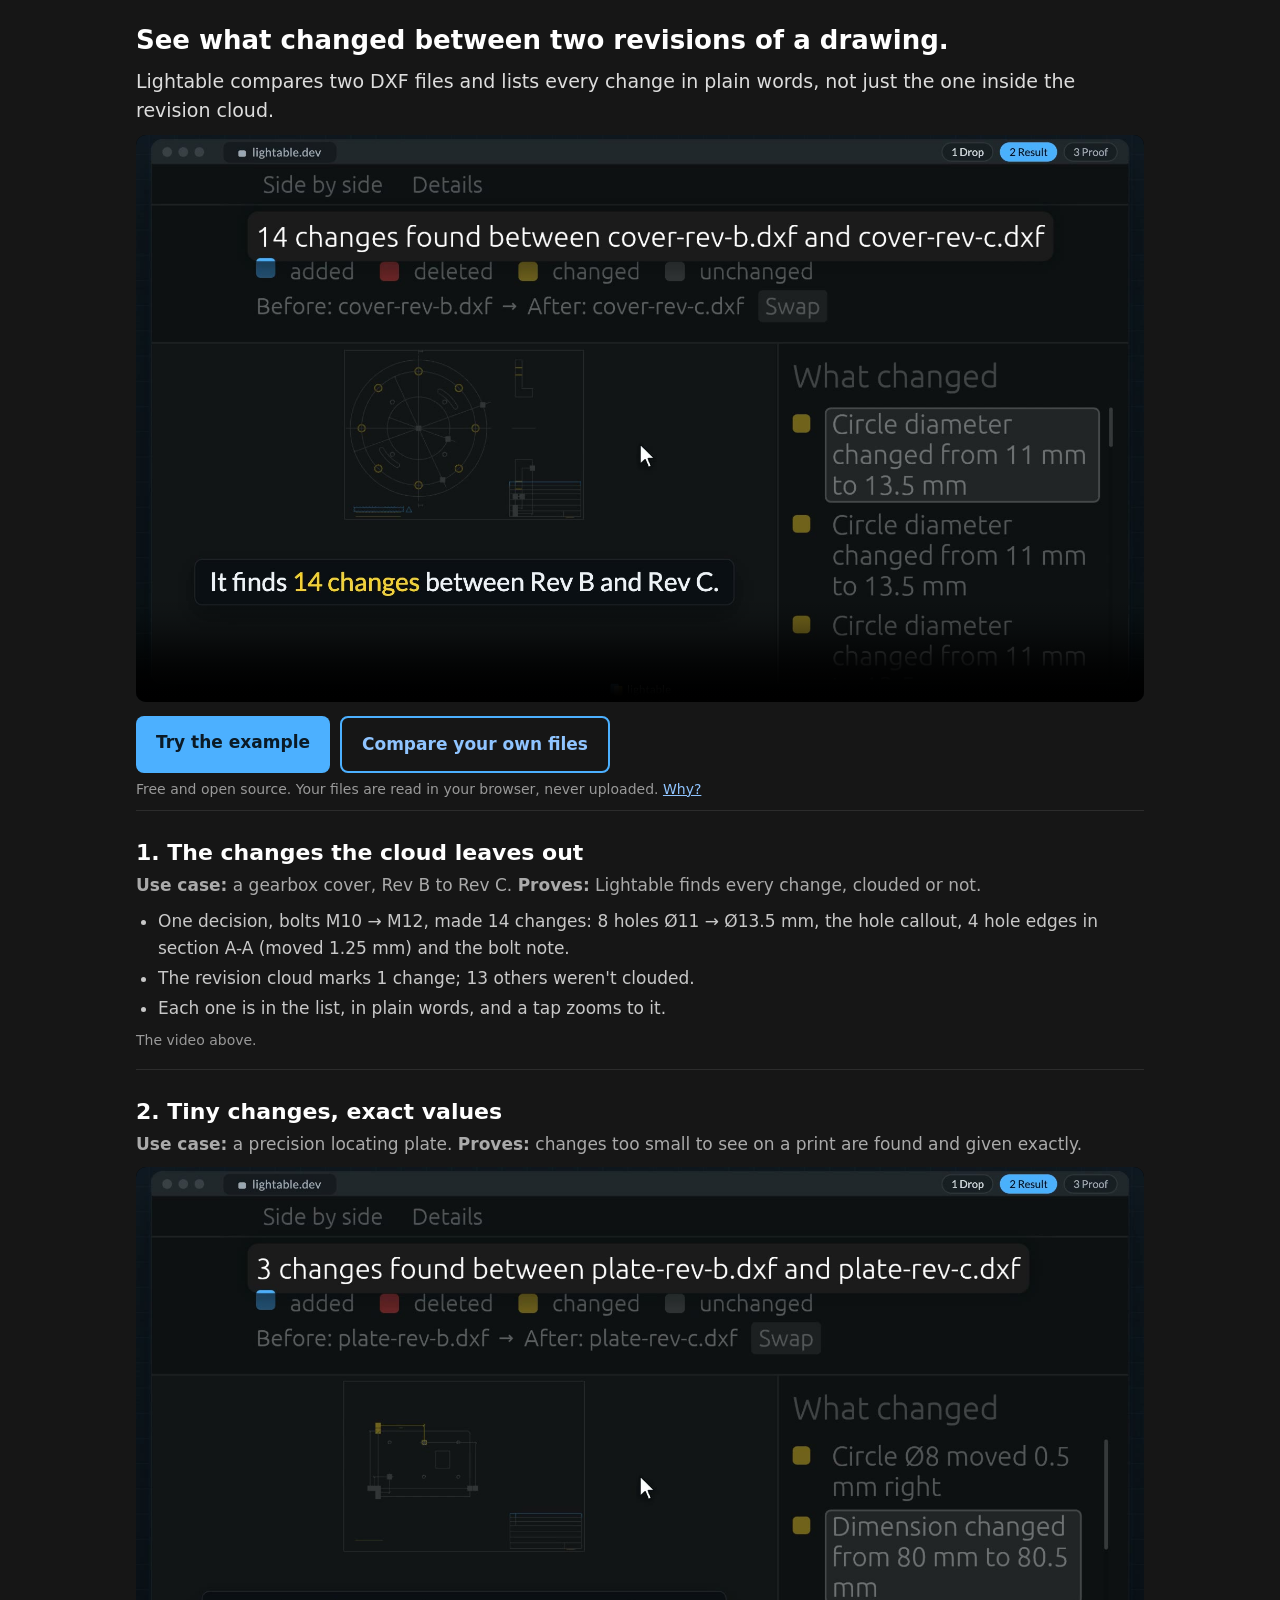
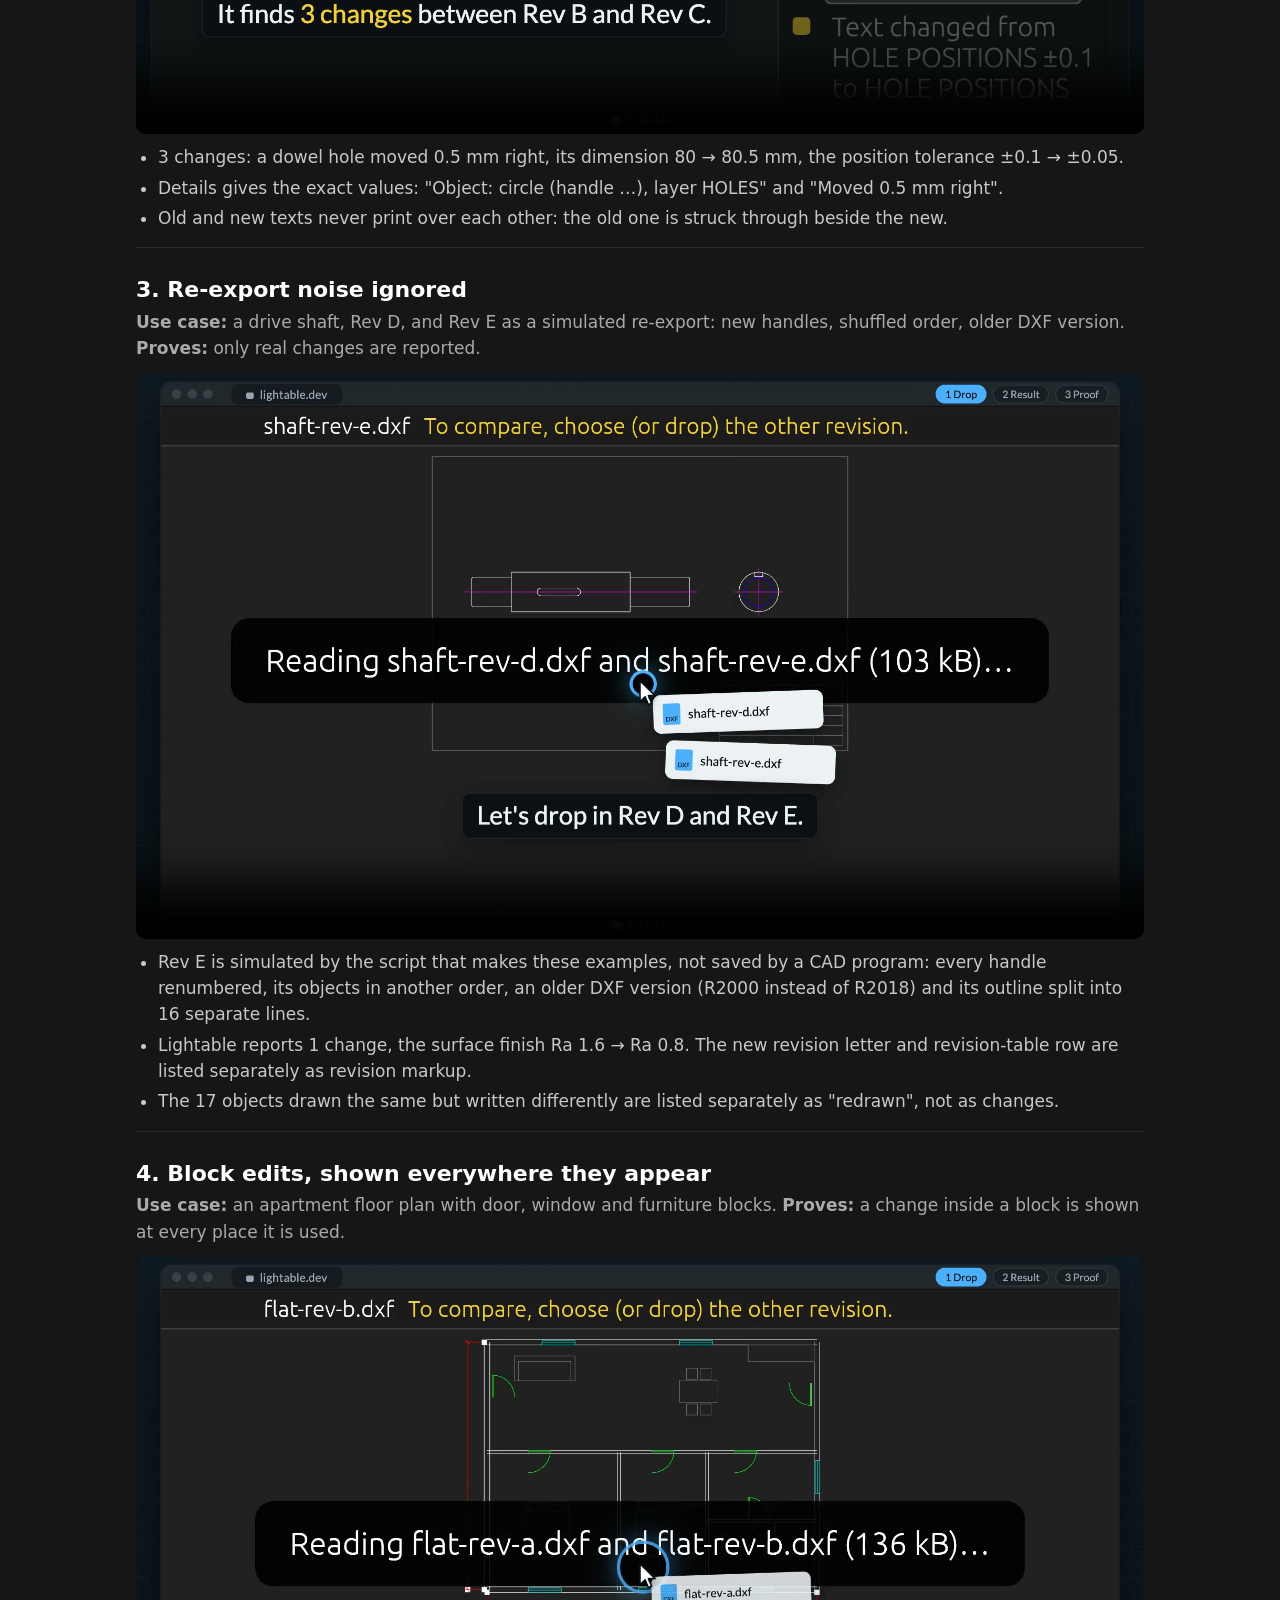
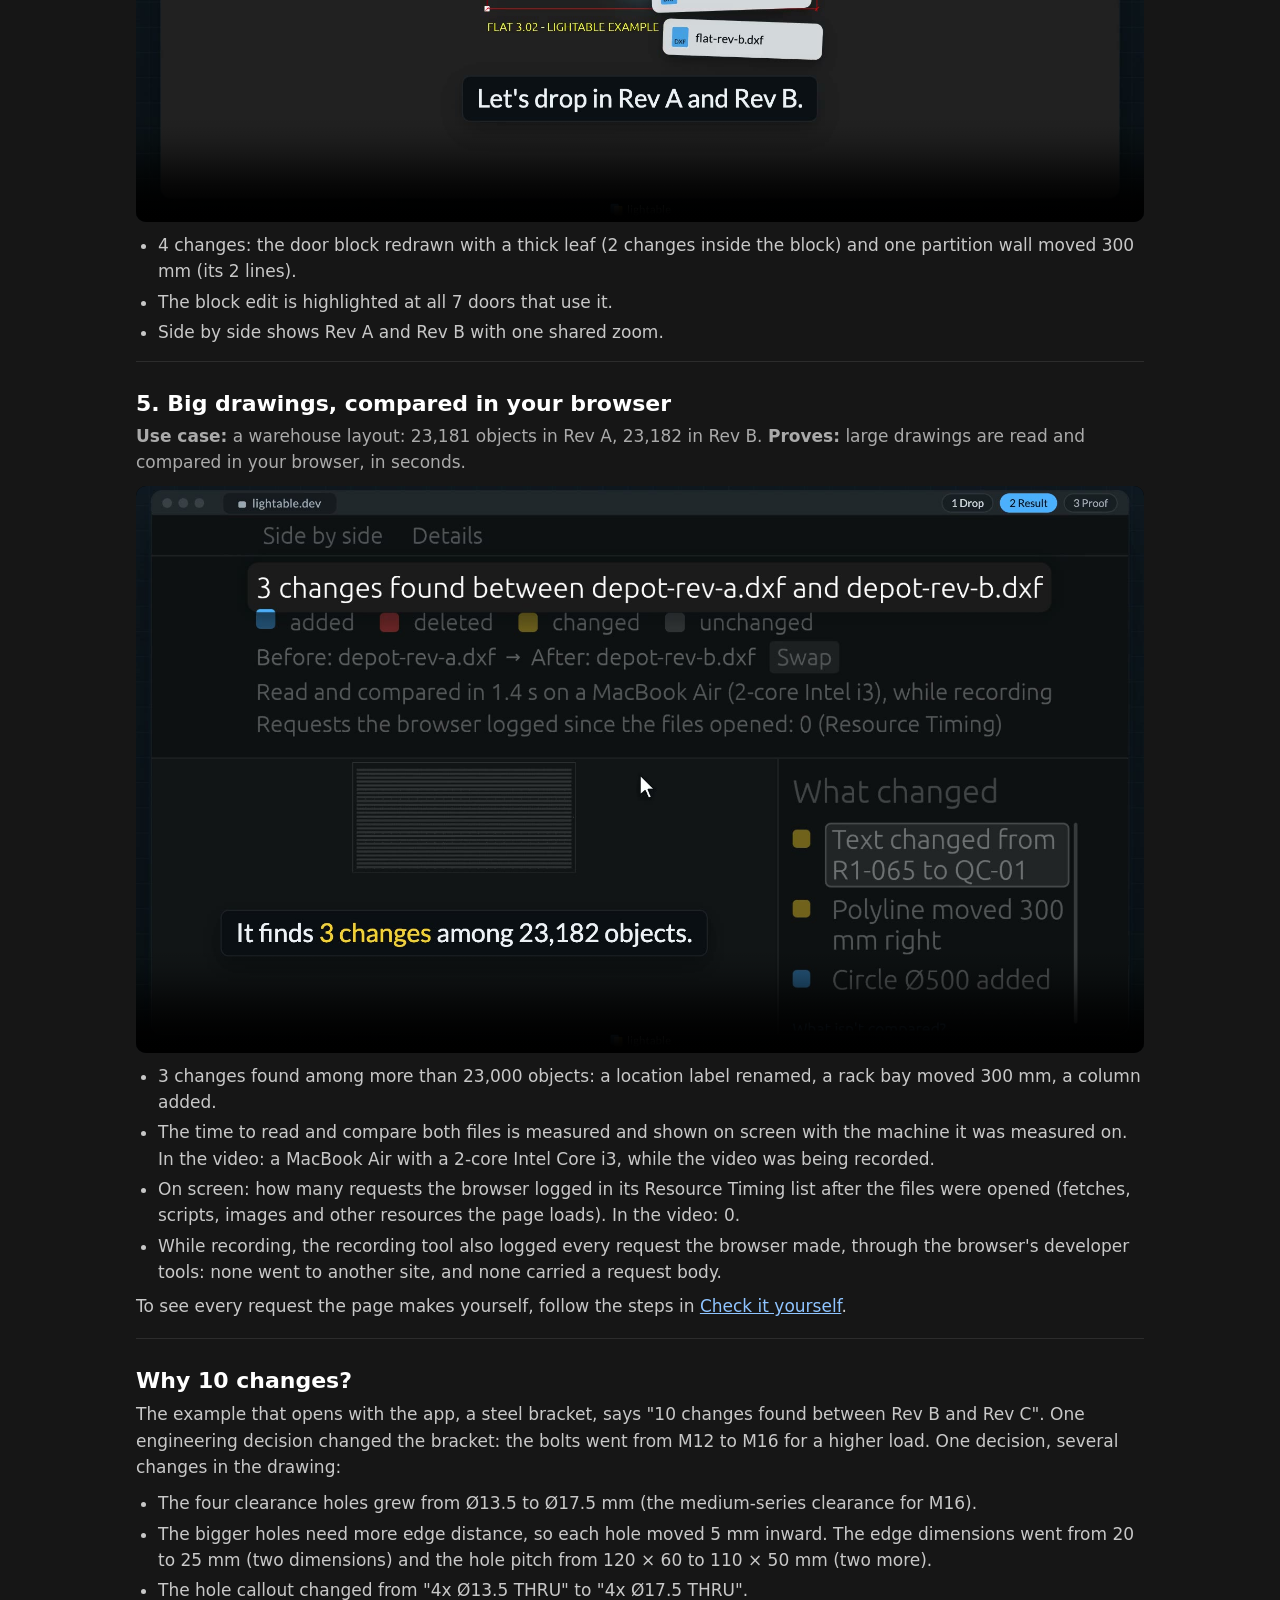
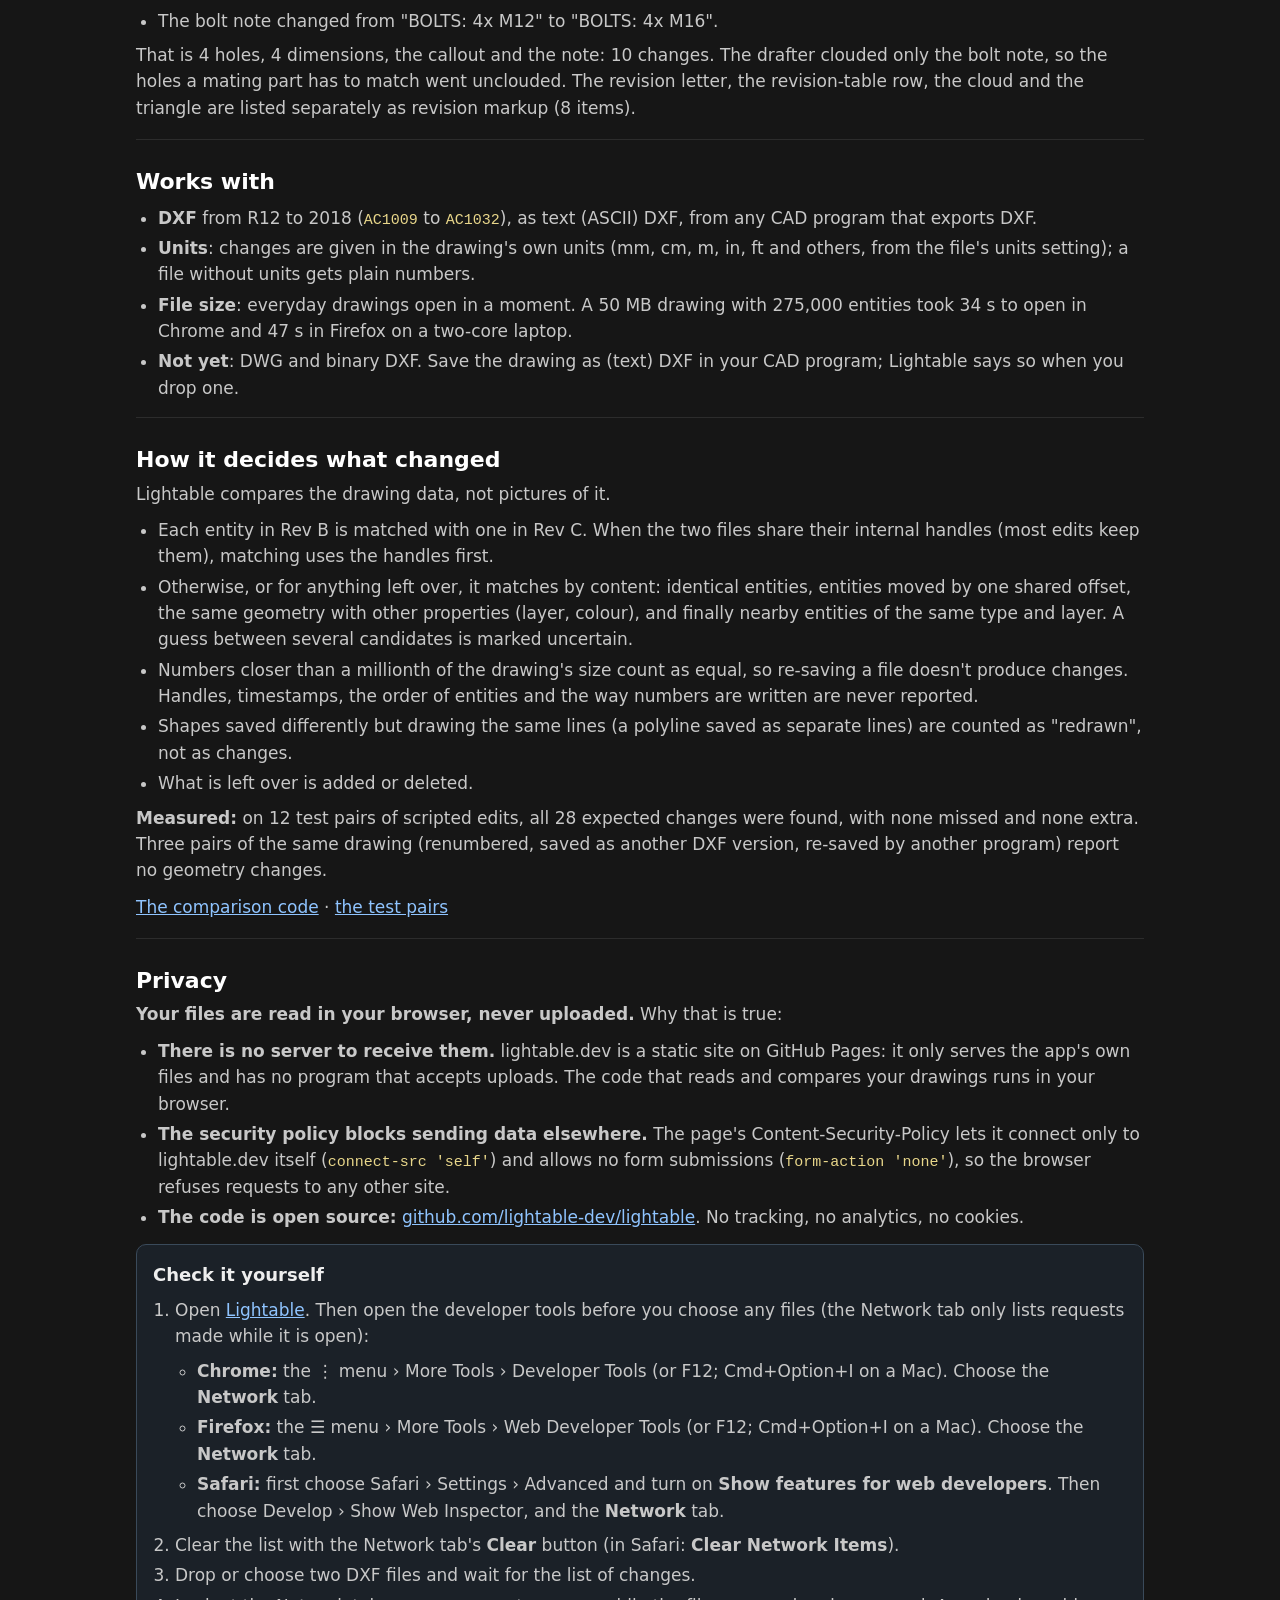
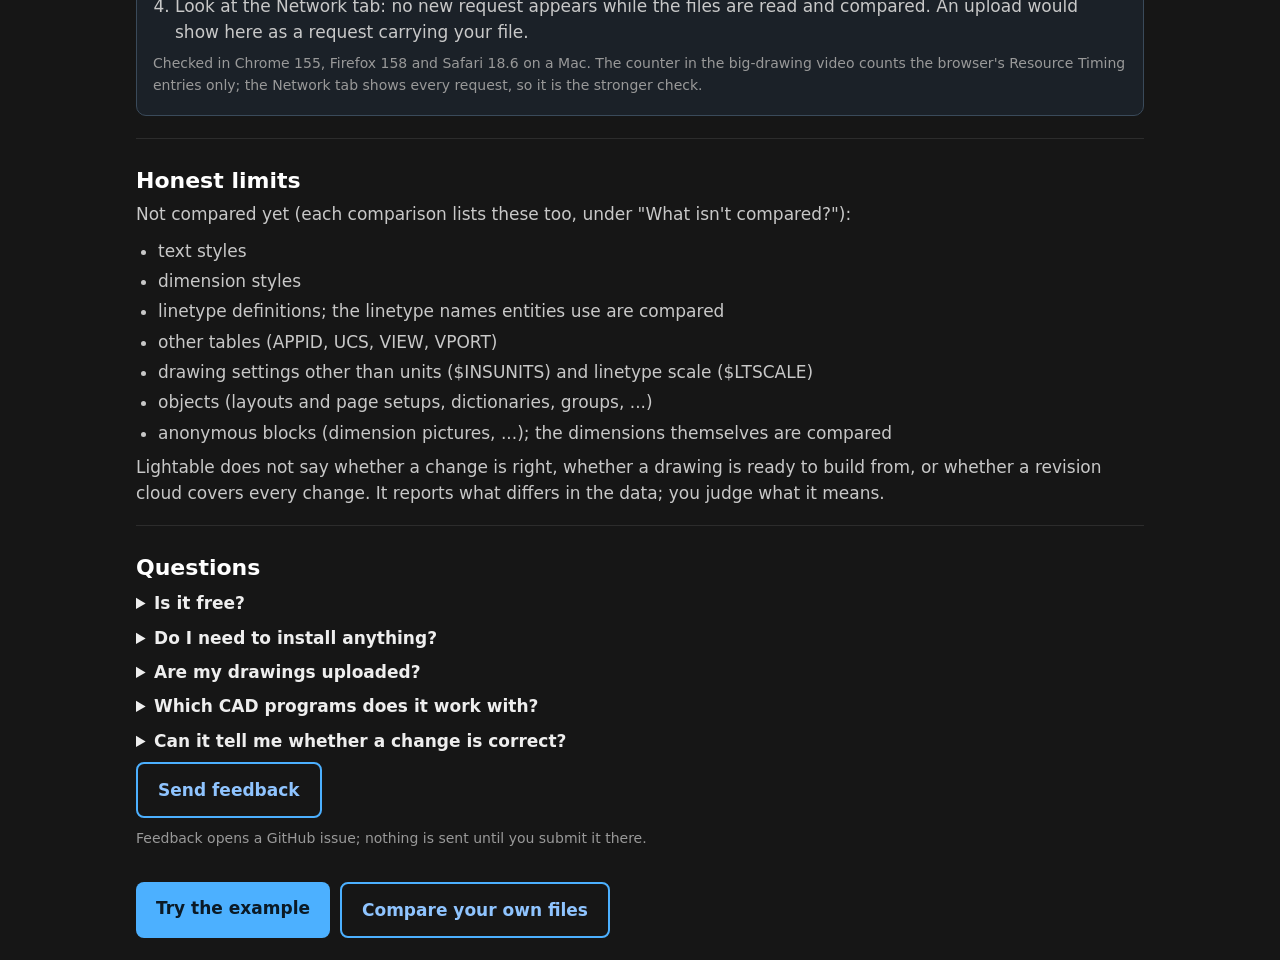
<file: web/demo/index.html>
<!DOCTYPE html>
<html lang="en">
<head>
  <meta charset="utf-8">
  <meta name="viewport" content="width=device-width, initial-scale=1">
  <!-- Only this site's own files: the videos, posters and captions are
       served from lightable.dev itself. No scripts, no tracking, no cookies.
       Built into lightable.dev/demo/ only once approved final videos are in
       web/demo/ (`node tools/demo.mjs approve`). Every number on this page
       comes from the bracket example's comparison; the test
       `the_demo_page_matches_the_comparison` checks them. -->
  <meta http-equiv="Content-Security-Policy"
        content="default-src 'none'; img-src 'self' data:; media-src 'self'; style-src 'unsafe-inline'; base-uri 'none'; form-action 'none'">
  <link rel="icon" href="data:,">
  <title>Lightable demo: what changed between two drawing revisions</title>
  <meta name="description" content="Compare two revisions of a DXF drawing and see every change in plain words, not just the clouded one. Free, open source, runs in your browser.">
  <link rel="canonical" href="https://lightable.dev/demo/">
  <meta property="og:type" content="video.other">
  <meta property="og:title" content="Lightable: what changed between two drawing revisions">
  <meta property="og:description" content="The revision cloud marks one change. Lightable finds ten. Free, open source, runs in your browser.">
  <meta property="og:url" content="https://lightable.dev/demo/">
  <meta property="og:image" content="https://lightable.dev/demo/unclouded-landscape.jpg">
  <meta property="og:image:width" content="1920">
  <meta property="og:image:height" content="1080">
  <meta property="og:video" content="https://lightable.dev/demo/unclouded-landscape.mp4">
  <meta property="og:video:type" content="video/mp4">
  <meta property="og:video:width" content="1920">
  <meta property="og:video:height" content="1080">
  <meta name="twitter:card" content="summary_large_image">
  <style>
    :root { color-scheme: dark; }
    html, body { margin: 0; background: #161616; color: #ddd; font: 17px/1.55 system-ui, -apple-system, sans-serif; }
    main { max-width: 1040px; margin: 0 auto; padding: 16px; box-sizing: border-box; }
    h1 { font-size: 26px; line-height: 1.25; margin: 8px 0 10px; color: #fff; }
    h2 { font-size: 22px; line-height: 1.3; margin: 0 0 4px; color: #fff; }
    h3 { font-size: 18px; margin: 18px 0 4px; color: #eee; }
    p, li { color: #c8c8c8; }
    p { margin: 6px 0 10px; }
    ul { padding-left: 22px; margin: 8px 0; }
    li { margin: 4px 0; }
    a { color: #8fc4ff; }
    code { font: 15px ui-monospace, monospace; color: #e8d68a; }
    section { padding: 28px 0 8px; border-top: 1px solid #2c2c2c; }
    .lead { font-size: 19px; color: #ddd; }
    .summary { color: #aaa; margin-top: 0; }
    .buttons { display: flex; flex-wrap: wrap; gap: 10px; margin: 14px 0 6px; }
    .button { display: inline-block; padding: 13px 20px; border-radius: 8px; font-weight: 600;
              text-decoration: none; font-size: 17px; }
    .primary { background: #4cb0ff; color: #0b1a26; }
    .secondary { border: 2px solid #4cb0ff; color: #8fc4ff; }
    .button:focus-visible, a:focus-visible { outline: 3px solid #fff; outline-offset: 2px; }
    /* Videos: as large as the screen allows. Vertical on phones held
       upright (the full width of the phone), landscape everywhere else. */
    video { display: block; width: 100%; height: auto; border-radius: 10px; background: #000; margin: 10px 0; }
    .vertical { display: none; }
    @media (orientation: portrait) and (max-width: 700px) {
      .vertical { display: block; }
      .landscape { display: none; }
    }
    table { border-collapse: collapse; width: 100%; font-size: 15px; }
    td, th { border-bottom: 1px solid #2c2c2c; padding: 6px 4px; text-align: left; vertical-align: top; }
    th { color: #eee; }
    .small { font-size: 14px; color: #999; }
    details { margin: 8px 0; }
    summary { cursor: pointer; color: #eee; font-weight: 600; }
    .check { border: 1px solid #3a4a5a; background: #1b2128; border-radius: 10px; padding: 4px 16px 8px; margin: 14px 0; }
    .check h3 { margin-top: 12px; }
    ol { padding-left: 22px; margin: 8px 0; }
  </style>
</head>
<body>
  <main>
    <h1>See what changed between two revisions of a drawing.</h1>
    <p class="lead">Lightable compares two DXF files and lists every change in plain words, not just the one inside the revision cloud.</p>
    <video class="landscape" controls playsinline muted preload="metadata" poster="unclouded-landscape.jpg" width="1920" height="1080">
      <source src="unclouded-landscape.mp4" type="video/mp4">
    </video>
    <video class="vertical" controls playsinline muted preload="metadata" poster="unclouded-vertical.jpg" width="1080" height="1920">
      <source src="unclouded-vertical.mp4" type="video/mp4">
    </video>
    <div class="buttons">
      <a class="button primary" href="../">Try the example</a>
      <a class="button secondary" href="../?own">Compare your own files</a>
    </div>
    <p class="small">Free and open source. Your files are read in your browser, never uploaded. <a href="#privacy">Why?</a></p>

    <section id="unclouded">
      <h2>1. The changes the cloud leaves out</h2>
      <p class="summary"><strong>Use case:</strong> a gearbox cover, Rev B to Rev C. <strong>Proves:</strong> Lightable finds every change, clouded or not.</p>
      <ul>
        <li>One decision, bolts M10 → M12, made 14 changes: 8 holes Ø11 → Ø13.5 mm, the hole callout, 4 hole edges in section A-A (moved 1.25 mm) and the bolt note.</li>
        <li>The revision cloud marks 1 change; 13 others weren't clouded.</li>
        <li>Each one is in the list, in plain words, and a tap zooms to it.</li>
      </ul>
      <p class="small">The video above.</p>
    </section>

    <section id="tiny">
      <h2>2. Tiny changes, exact values</h2>
      <p class="summary"><strong>Use case:</strong> a precision locating plate. <strong>Proves:</strong> changes too small to see on a print are found and given exactly.</p>
      <video class="landscape" controls playsinline muted preload="none" poster="tiny-landscape.jpg" width="1920" height="1080">
        <source src="tiny-landscape.mp4" type="video/mp4">
      </video>
      <video class="vertical" controls playsinline muted preload="none" poster="tiny-vertical.jpg" width="1080" height="1920">
        <source src="tiny-vertical.mp4" type="video/mp4">
      </video>
      <ul>
        <li>3 changes: a dowel hole moved 0.5 mm right, its dimension 80 → 80.5 mm, the position tolerance ±0.1 → ±0.05.</li>
        <li>Details gives the exact values: "Object: circle (handle …), layer HOLES" and "Moved 0.5 mm right".</li>
        <li>Old and new texts never print over each other: the old one is struck through beside the new.</li>
      </ul>
    </section>

    <section id="resave">
      <h2>3. Re-export noise ignored</h2>
      <p class="summary"><strong>Use case:</strong> a drive shaft, Rev D, and Rev E as a simulated re-export: new handles, shuffled order, older DXF version. <strong>Proves:</strong> only real changes are reported.</p>
      <video class="landscape" controls playsinline muted preload="none" poster="resave-landscape.jpg" width="1920" height="1080">
        <source src="resave-landscape.mp4" type="video/mp4">
      </video>
      <video class="vertical" controls playsinline muted preload="none" poster="resave-vertical.jpg" width="1080" height="1920">
        <source src="resave-vertical.mp4" type="video/mp4">
      </video>
      <ul>
        <li>Rev E is simulated by the script that makes these examples, not saved by a CAD program: every handle renumbered, its objects in another order, an older DXF version (R2000 instead of R2018) and its outline split into 16 separate lines.</li>
        <li>Lightable reports 1 change, the surface finish Ra 1.6 → Ra 0.8. The new revision letter and revision-table row are listed separately as revision markup.</li>
        <li>The 17 objects drawn the same but written differently are listed separately as "redrawn", not as changes.</li>
      </ul>
    </section>

    <section id="blocks">
      <h2>4. Block edits, shown everywhere they appear</h2>
      <p class="summary"><strong>Use case:</strong> an apartment floor plan with door, window and furniture blocks. <strong>Proves:</strong> a change inside a block is shown at every place it is used.</p>
      <video class="landscape" controls playsinline muted preload="none" poster="blocks-landscape.jpg" width="1920" height="1080">
        <source src="blocks-landscape.mp4" type="video/mp4">
      </video>
      <video class="vertical" controls playsinline muted preload="none" poster="blocks-vertical.jpg" width="1080" height="1920">
        <source src="blocks-vertical.mp4" type="video/mp4">
      </video>
      <ul>
        <li>4 changes: the door block redrawn with a thick leaf (2 changes inside the block) and one partition wall moved 300 mm (its 2 lines).</li>
        <li>The block edit is highlighted at all 7 doors that use it.</li>
        <li>Side by side shows Rev A and Rev B with one shared zoom.</li>
      </ul>
    </section>

    <section id="big">
      <h2>5. Big drawings, compared in your browser</h2>
      <p class="summary"><strong>Use case:</strong> a warehouse layout: 23,181 objects in Rev A, 23,182 in Rev B. <strong>Proves:</strong> large drawings are read and compared in your browser, in seconds.</p>
      <video class="landscape" controls playsinline muted preload="none" poster="big-landscape.jpg" width="1920" height="1080">
        <source src="big-landscape.mp4" type="video/mp4">
      </video>
      <video class="vertical" controls playsinline muted preload="none" poster="big-vertical.jpg" width="1080" height="1920">
        <source src="big-vertical.mp4" type="video/mp4">
      </video>
      <ul>
        <li>3 changes found among more than 23,000 objects: a location label renamed, a rack bay moved 300 mm, a column added.</li>
        <li>The time to read and compare both files is measured and shown on screen with the machine it was measured on. In the video: a MacBook Air with a 2-core Intel Core i3, while the video was being recorded.</li>
        <li>On screen: how many requests the browser logged in its Resource Timing list after the files were opened (fetches, scripts, images and other resources the page loads). In the video: 0.</li>
        <li>While recording, the recording tool also logged every request the browser made, through the browser's developer tools: none went to another site, and none carried a request body.</li>
      </ul>
      <p>To see every request the page makes yourself, follow the steps in <a href="#check">Check it yourself</a>.</p>
    </section>

    <section id="why-10">
      <h2>Why 10 changes?</h2>
      <p>The example that opens with the app, a steel bracket, says "10 changes found between Rev B and Rev C". One engineering decision changed the bracket: the bolts went from M12 to M16 for a higher load. One decision, several changes in the drawing:</p>
      <ul>
        <li>The four clearance holes grew from Ø13.5 to Ø17.5 mm (the medium-series clearance for M16).</li>
        <li>The bigger holes need more edge distance, so each hole moved 5 mm inward. The edge dimensions went from 20 to 25 mm (two dimensions) and the hole pitch from 120 × 60 to 110 × 50 mm (two more).</li>
        <li>The hole callout changed from "4x Ø13.5 THRU" to "4x Ø17.5 THRU".</li>
        <li>The bolt note changed from "BOLTS: 4x M12" to "BOLTS: 4x M16".</li>
      </ul>
      <p>That is 4 holes, 4 dimensions, the callout and the note: 10 changes. The drafter clouded only the bolt note, so the holes a mating part has to match went unclouded. The revision letter, the revision-table row, the cloud and the triangle are listed separately as revision markup (8 items).</p>
    </section>

    <section id="works-with">
      <h2>Works with</h2>
      <ul>
        <li><strong>DXF</strong> from R12 to 2018 (<code>AC1009</code> to <code>AC1032</code>), as text (ASCII) DXF, from any CAD program that exports DXF.</li>
        <li><strong>Units</strong>: changes are given in the drawing's own units (mm, cm, m, in, ft and others, from the file's units setting); a file without units gets plain numbers.</li>
        <li><strong>File size</strong>: everyday drawings open in a moment. A 50 MB drawing with 275,000 entities took 34 s to open in Chrome and 47 s in Firefox on a two-core laptop.</li>
        <li><strong>Not yet</strong>: DWG and binary DXF. Save the drawing as (text) DXF in your CAD program; Lightable says so when you drop one.</li>
      </ul>
    </section>

    <section id="how">
      <h2>How it decides what changed</h2>
      <p>Lightable compares the drawing data, not pictures of it.</p>
      <ul>
        <li>Each entity in Rev B is matched with one in Rev C. When the two files share their internal handles (most edits keep them), matching uses the handles first.</li>
        <li>Otherwise, or for anything left over, it matches by content: identical entities, entities moved by one shared offset, the same geometry with other properties (layer, colour), and finally nearby entities of the same type and layer. A guess between several candidates is marked uncertain.</li>
        <li>Numbers closer than a millionth of the drawing's size count as equal, so re-saving a file doesn't produce changes. Handles, timestamps, the order of entities and the way numbers are written are never reported.</li>
        <li>Shapes saved differently but drawing the same lines (a polyline saved as separate lines) are counted as "redrawn", not as changes.</li>
        <li>What is left over is added or deleted.</li>
      </ul>
      <p><strong>Measured:</strong> on 12 test pairs of scripted edits, all 28 expected changes were found, with none missed and none extra. Three pairs of the same drawing (renumbered, saved as another DXF version, re-saved by another program) report no geometry changes.</p>
      <p><a href="https://github.com/lightable-dev/lightable/tree/main/crates/lightable-diff">The comparison code</a> · <a href="https://github.com/lightable-dev/lightable/tree/main/tests/diff">the test pairs</a></p>
    </section>

    <section id="privacy">
      <h2>Privacy</h2>
      <p><strong>Your files are read in your browser, never uploaded.</strong> Why that is true:</p>
      <ul>
        <li><strong>There is no server to receive them.</strong> lightable.dev is a static site on GitHub Pages: it only serves the app's own files and has no program that accepts uploads. The code that reads and compares your drawings runs in your browser.</li>
        <li><strong>The security policy blocks sending data elsewhere.</strong> The page's Content-Security-Policy lets it connect only to lightable.dev itself (<code>connect-src 'self'</code>) and allows no form submissions (<code>form-action 'none'</code>), so the browser refuses requests to any other site.</li>
        <li><strong>The code is open source:</strong> <a href="https://github.com/lightable-dev/lightable">github.com/lightable-dev/lightable</a>. No tracking, no analytics, no cookies.</li>
      </ul>
      <div class="check" id="check">
        <h3>Check it yourself</h3>
        <ol>
          <li>Open <a href="../?own">Lightable</a>. Then open the developer tools before you choose any files (the Network tab only lists requests made while it is open):
            <ul>
              <li><strong>Chrome:</strong> the ⋮ menu › More Tools › Developer Tools (or F12; Cmd+Option+I on a Mac). Choose the <strong>Network</strong> tab.</li>
              <li><strong>Firefox:</strong> the ☰ menu › More Tools › Web Developer Tools (or F12; Cmd+Option+I on a Mac). Choose the <strong>Network</strong> tab.</li>
              <li><strong>Safari:</strong> first choose Safari › Settings › Advanced and turn on <strong>Show features for web developers</strong>. Then choose Develop › Show Web Inspector, and the <strong>Network</strong> tab.</li>
            </ul>
          </li>
          <li>Clear the list with the Network tab's <strong>Clear</strong> button (in Safari: <strong>Clear Network Items</strong>).</li>
          <li>Drop or choose two DXF files and wait for the list of changes.</li>
          <li>Look at the Network tab: no new request appears while the files are read and compared. An upload would show here as a request carrying your file.</li>
        </ol>
        <p class="small">Checked in Chrome 155, Firefox 158 and Safari 18.6 on a Mac. The counter in the big-drawing video counts the browser's Resource Timing entries only; the Network tab shows every request, so it is the stronger check.</p>
      </div>
    </section>

    <section id="limits">
      <h2>Honest limits</h2>
      <p>Not compared yet (each comparison lists these too, under "What isn't compared?"):</p>
      <ul>
        <li>text styles</li>
        <li>dimension styles</li>
        <li>linetype definitions; the linetype names entities use are compared</li>
        <li>other tables (APPID, UCS, VIEW, VPORT)</li>
        <li>drawing settings other than units ($INSUNITS) and linetype scale ($LTSCALE)</li>
        <li>objects (layouts and page setups, dictionaries, groups, ...)</li>
        <li>anonymous blocks (dimension pictures, ...); the dimensions themselves are compared</li>
      </ul>
      <p>Lightable does not say whether a change is right, whether a drawing is ready to build from, or whether a revision cloud covers every change. It reports what differs in the data; you judge what it means.</p>
    </section>

    <section id="faq">
      <h2>Questions</h2>
      <details>
        <summary>Is it free?</summary>
        <p>Yes. Lightable is open source under the MIT or Apache 2.0 licence.</p>
      </details>
      <details>
        <summary>Do I need to install anything?</summary>
        <p>No. It runs in the browser on computers and phones. A desktop app can be built from the source code.</p>
      </details>
      <details>
        <summary>Are my drawings uploaded?</summary>
        <p>No. Your files are read in your browser, never uploaded. See <a href="#privacy">Privacy</a> for why, and how to check.</p>
      </details>
      <details>
        <summary>Which CAD programs does it work with?</summary>
        <p>Any program that can save a DXF file (R12 to 2018). For a DWG file, save it as DXF first.</p>
      </details>
      <details>
        <summary>Can it tell me whether a change is correct?</summary>
        <p>No. It lists what changed, exactly; whether that is what was intended is your call.</p>
      </details>
      <p><a class="button secondary" href="https://github.com/lightable-dev/lightable/issues/new">Send feedback</a></p>
      <p class="small">Feedback opens a GitHub issue; nothing is sent until you submit it there.</p>
    </section>

    <div class="buttons">
      <a class="button primary" href="../">Try the example</a>
      <a class="button secondary" href="../?own">Compare your own files</a>
    </div>
  </main>
</body>
</html>
</file>
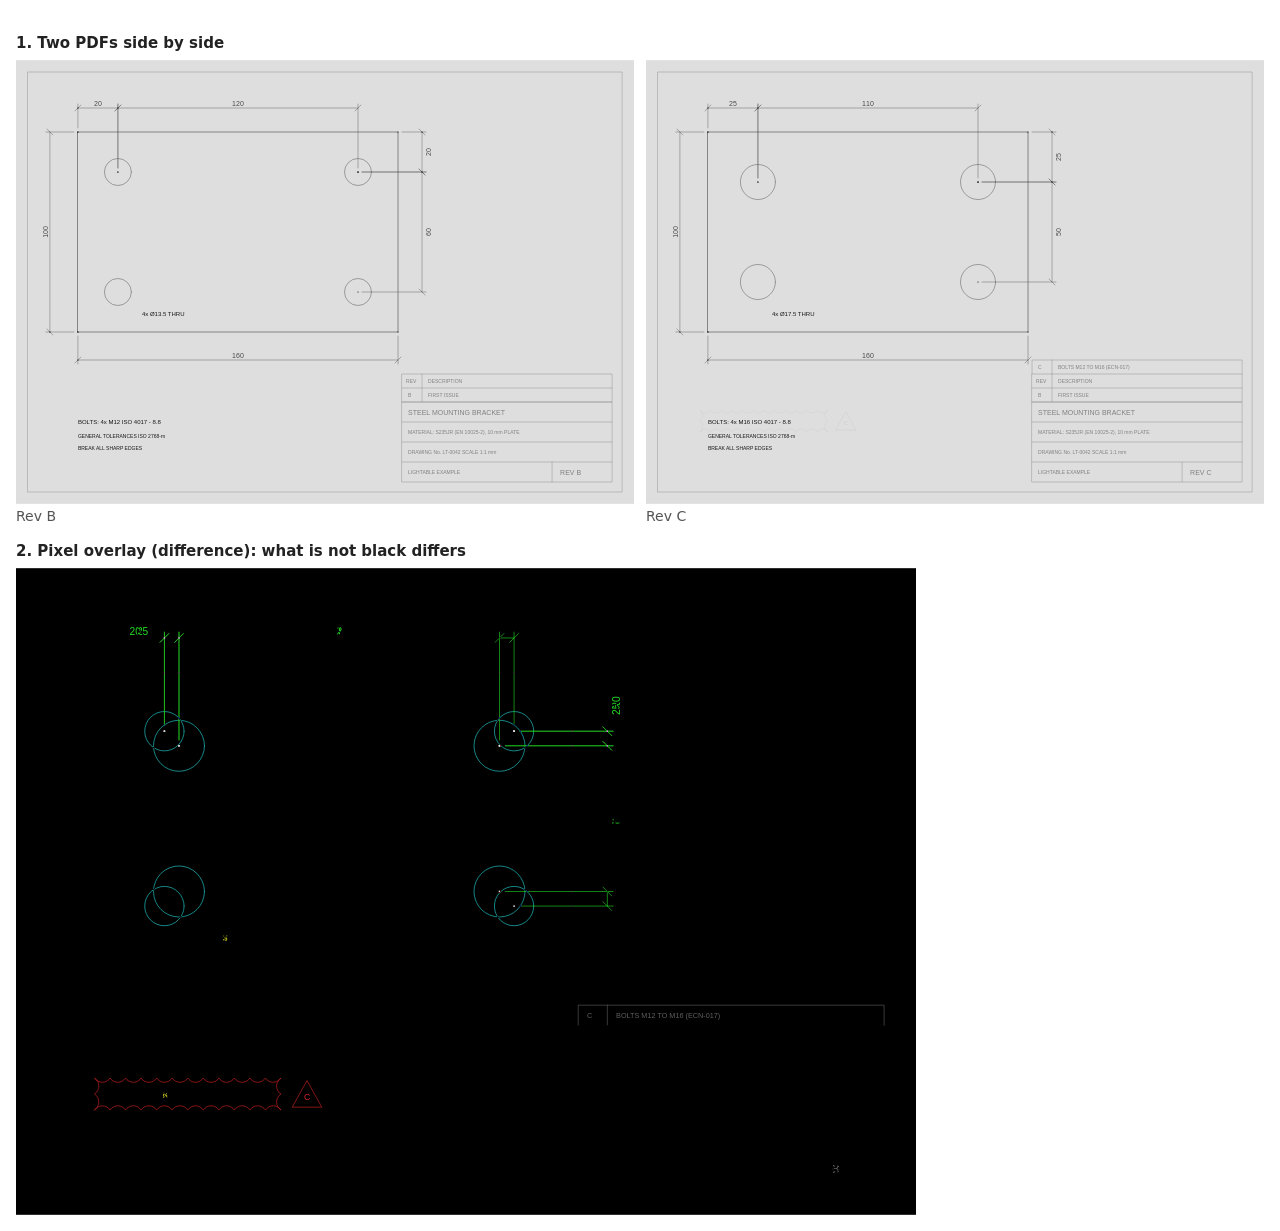
<file: docs/demo/manual-review.html>
<!DOCTYPE html>
<!-- The manual-review baseline for docs/demo/manual-review-benchmark.md:
     the two revisions as a reviewer sees two PDFs, side by side and as a
     pixel-difference overlay. Serve the repository root (for example
     `python3 tools/web_test_server.py`) and open /docs/demo/manual-review.html. -->
<html lang="en">
<head>
  <meta charset="utf-8">
  <link rel="icon" href="data:,">
  <title>Manual review baseline</title>
  <style>
    body { margin: 0; padding: 16px; background: #fff; color: #222; font: 14px system-ui, sans-serif; }
    h2 { font-size: 15px; margin: 18px 0 8px; }
    .pair { display: flex; gap: 12px; }
    .pair figure, .stack { margin: 0; flex: 1; }
    figcaption { margin-top: 4px; color: #555; }
    /* As printed: dark lines on white. */
    .paper { filter: invert(1) grayscale(1); width: 100%; display: block; }
    /* Pixel difference: identical pixels cancel to black. */
    .stack { position: relative; max-width: 900px; }
    .stack img { width: 100%; display: block; }
    .stack img + img { position: absolute; inset: 0; mix-blend-mode: difference; }
  </style>
</head>
<body>
  <h2>1. Two PDFs side by side</h2>
  <div class="pair">
    <figure><img class="paper" src="../../tests/snapshots/examples/bracket-rev-b.svg" alt="Rev B"><figcaption>Rev B</figcaption></figure>
    <figure><img class="paper" src="../../tests/snapshots/examples/bracket-rev-c.svg" alt="Rev C"><figcaption>Rev C</figcaption></figure>
  </div>
  <h2>2. Pixel overlay (difference): what is not black differs</h2>
  <div class="stack">
    <img src="../../tests/snapshots/examples/bracket-rev-b.svg" alt="Rev B">
    <img src="../../tests/snapshots/examples/bracket-rev-c.svg" alt="Rev C">
  </div>
</body>
</html>
</file>
